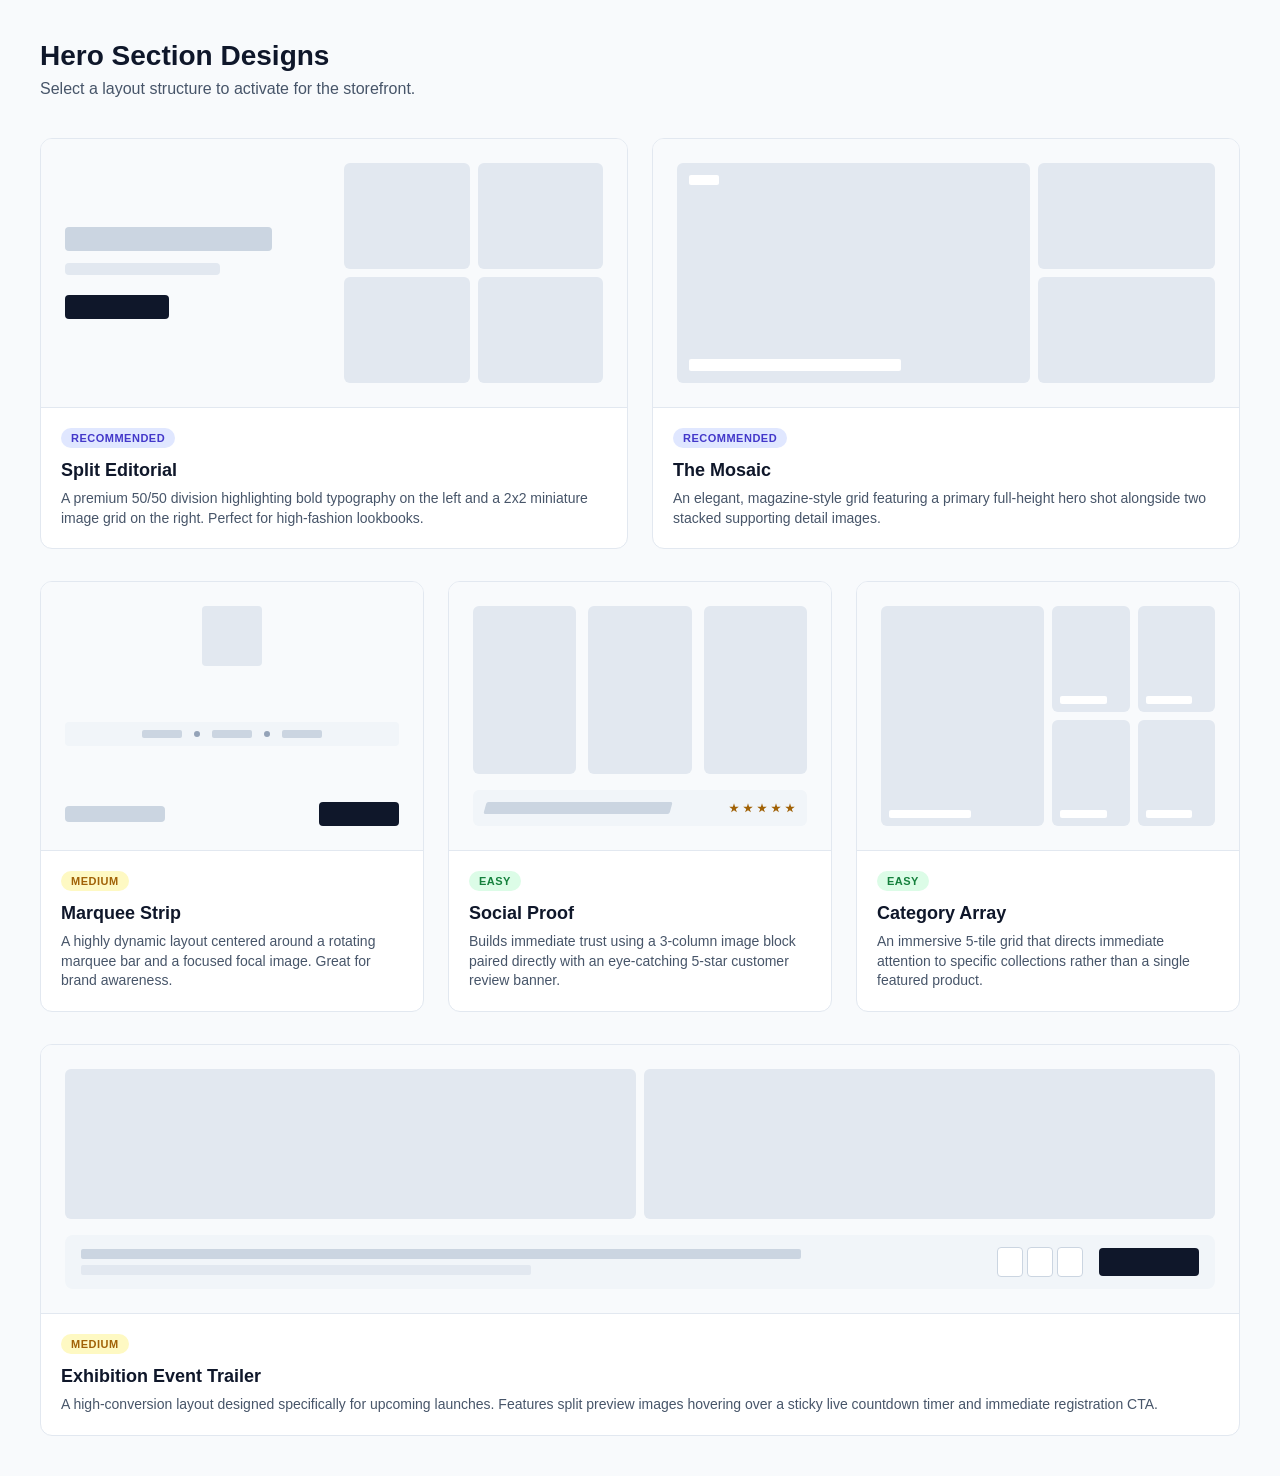
<file: hero-design-options.html>
<!DOCTYPE html>
<html lang="en">
<head>
<meta charset="UTF-8">
<meta name="viewport" content="width=device-width, initial-scale=1.0">
<title>Hero Section Design Options</title>
<style>
:root {
  --font-sans: -apple-system, BlinkMacSystemFont, "Segoe UI", Roboto, sans-serif;
  --font-voice: Georgia, serif;
  --border: #e2e8f0;
  --border-strong: #cbd5e1;
  --border-accent: #6366f1;
  --surface-0: #ffffff;
  --surface-1: #f8fafc;
  --surface-2: #f1f5f9;
  --text-primary: #0f172a;
  --text-secondary: #475569;
  --text-muted: #94a3b8;
  --bg-accent: #e0e7ff;
  --text-accent: #4338ca;
  --bg-success: #dcfce7;
  --text-success: #15803d;
  --bg-warning: #fef9c3;
  --text-warning: #a16207;
}

body {
  margin: 0;
  padding: 40px 20px;
  background-color: var(--surface-1);
  font-family: var(--font-sans);
  color: var(--text-primary);
}

.dashboard-container {
  max-width: 1200px;
  margin: 0 auto;
  display: flex;
  flex-direction: column;
  gap: 32px;
}

.dashboard-header {
  margin-bottom: 8px;
}
.dashboard-header h1 {
  margin: 0 0 8px 0;
  font-size: 28px;
  font-weight: 700;
}
.dashboard-header p {
  margin: 0;
  color: var(--text-secondary);
  font-size: 16px;
}

/* Grid Layouts */
.grid-primary {
  display: grid;
  grid-template-columns: 1fr 1fr;
  gap: 24px;
}

.grid-secondary {
  display: grid;
  grid-template-columns: 1fr 1fr 1fr;
  gap: 24px;
}

.grid-standalone {
  display: grid;
  grid-template-columns: 1fr;
  gap: 24px;
}

@media (max-width: 900px) {
  .grid-primary, .grid-secondary {
    grid-template-columns: 1fr;
  }
}

/* Card Styling */
.choice-card {
  background-color: var(--surface-0);
  border: 1px solid var(--border);
  border-radius: 12px;
  overflow: hidden;
  cursor: pointer;
  transition: all 0.2s ease-in-out;
  display: flex;
  flex-direction: column;
}

.choice-card:hover {
  border-color: var(--border-accent);
  box-shadow: 0 10px 25px -5px rgba(0, 0, 0, 0.05), 0 8px 10px -6px rgba(0, 0, 0, 0.01);
  transform: translateY(-2px);
}

.preview-card {
  height: 220px;
  background-color: var(--surface-1);
  border-bottom: 1px solid var(--border);
  padding: 24px;
  display: flex;
  align-items: center;
  justify-content: center;
  position: relative;
}

.metadata-card {
  padding: 20px;
}

.metadata-header {
  display: flex;
  justify-content: flex-start;
  margin-bottom: 12px;
}

.badge {
  font-size: 11px;
  font-weight: 600;
  text-transform: uppercase;
  letter-spacing: 0.5px;
  padding: 4px 10px;
  border-radius: 99px;
}

.badge-accent {
  background-color: var(--bg-accent);
  color: var(--text-accent);
}

.badge-success {
  background-color: var(--bg-success);
  color: var(--text-success);
}

.badge-warning {
  background-color: var(--bg-warning);
  color: var(--text-warning);
}

.metadata-title {
  margin: 0 0 8px 0;
  font-size: 18px;
  font-weight: 600;
}

.metadata-desc {
  margin: 0;
  font-size: 14px;
  color: var(--text-secondary);
  line-height: 1.4;
}

/* =========================================
   MOCKUP LAYOUTS
   ========================================= */

/* 1. Lookbook Grid */
.mockup-lookbook {
  display: grid;
  grid-template-columns: 2fr 1fr;
  gap: 8px;
  width: 100%;
  height: 100%;
}
.lookbook-left {
  background-color: var(--border);
  border-radius: 6px;
  position: relative;
  overflow: hidden;
}
.lookbook-badge {
  position: absolute;
  top: 12px;
  left: 12px;
  width: 30px;
  height: 10px;
  background-color: var(--surface-0);
  border-radius: 2px;
}
.lookbook-text {
  position: absolute;
  bottom: 12px;
  left: 12px;
  width: 60%;
  height: 12px;
  background-color: var(--surface-0);
  border-radius: 2px;
}
.lookbook-right {
  display: flex;
  flex-direction: column;
  gap: 8px;
}
.lookbook-right > div {
  background-color: var(--border);
  border-radius: 6px;
  flex: 1;
}

/* 2. Split Layout */
.mockup-split {
  display: grid;
  grid-template-columns: 1fr 1fr;
  gap: 20px;
  width: 100%;
  height: 100%;
  align-items: center;
}
.split-left {
  display: flex;
  flex-direction: column;
  gap: 12px;
}
.split-title {
  width: 80%;
  height: 24px;
  background-color: var(--border-strong);
  border-radius: 4px;
}
.split-subtitle {
  width: 60%;
  height: 12px;
  background-color: var(--border);
  border-radius: 4px;
}
.split-cta {
  width: 40%;
  height: 24px;
  background-color: var(--text-primary);
  border-radius: 4px;
  margin-top: 8px;
}
.split-right {
  display: grid;
  grid-template-columns: 1fr 1fr;
  grid-template-rows: 1fr 1fr;
  gap: 8px;
  height: 100%;
}
.split-right > div {
  background-color: var(--border);
  border-radius: 6px;
}

/* 3. Marquee Strip */
.mockup-marquee {
  display: flex;
  flex-direction: column;
  justify-content: space-between;
  width: 100%;
  height: 100%;
}
.marquee-top {
  display: flex;
  justify-content: center;
}
.marquee-square {
  width: 60px;
  height: 60px;
  background-color: var(--border);
  border-radius: 4px;
}
.marquee-middle {
  display: flex;
  align-items: center;
  justify-content: center;
  gap: 12px;
  height: 24px;
  background-color: var(--surface-2);
  border-radius: 4px;
}
.marquee-item {
  width: 40px;
  height: 8px;
  background-color: var(--border-strong);
  border-radius: 2px;
}
.marquee-dot {
  width: 6px;
  height: 6px;
  background-color: var(--text-muted);
  border-radius: 50%;
}
.marquee-bottom {
  display: flex;
  justify-content: space-between;
  align-items: center;
}
.marquee-title {
  width: 100px;
  height: 16px;
  background-color: var(--border-strong);
  border-radius: 4px;
}
.marquee-action {
  width: 80px;
  height: 24px;
  background-color: var(--text-primary);
  border-radius: 4px;
}

/* 4. Social Proof Strip */
.mockup-social {
  display: flex;
  flex-direction: column;
  gap: 16px;
  width: 100%;
  height: 100%;
}
.social-top {
  display: grid;
  grid-template-columns: 1fr 1fr 1fr;
  gap: 12px;
  flex: 1;
}
.social-col {
  background-color: var(--border);
  border-radius: 6px;
}
.social-bottom {
  display: flex;
  justify-content: space-between;
  align-items: center;
  background-color: var(--surface-2);
  padding: 12px;
  border-radius: 6px;
}
.social-quote {
  width: 60%;
  height: 12px;
  background-color: var(--border-strong);
  border-radius: 2px;
  transform: skewX(-15deg); /* Italicized placeholder */
}
.social-stars {
  display: flex;
  gap: 4px;
}
.star {
  width: 10px;
  height: 10px;
  background-color: var(--text-warning);
  clip-path: polygon(50% 0%, 61% 35%, 98% 35%, 68% 57%, 79% 91%, 50% 70%, 21% 91%, 32% 57%, 2% 35%, 39% 35%);
}

/* 5. Category Tiles */
.mockup-categories {
  display: grid;
  grid-template-columns: repeat(4, 1fr);
  grid-template-rows: 1fr 1fr;
  gap: 8px;
  width: 100%;
  height: 100%;
}
.cat-tile {
  background-color: var(--border);
  border-radius: 6px;
  position: relative;
}
.cat-large {
  grid-column: span 2;
  grid-row: span 2;
}
.cat-text {
  position: absolute;
  bottom: 8px;
  left: 8px;
  height: 8px;
  background-color: var(--surface-0);
  border-radius: 2px;
}
.cat-large .cat-text { width: 50%; }
.cat-tile:not(.cat-large) .cat-text { width: 60%; }

/* 6. Exhibition Event */
.mockup-exhibition {
  display: flex;
  flex-direction: column;
  gap: 16px;
  width: 100%;
  height: 100%;
}
.exhib-top {
  display: flex;
  gap: 8px;
  flex: 1;
}
.exhib-half {
  flex: 1;
  background-color: var(--border);
  border-radius: 6px;
}
.exhib-bottom {
  display: flex;
  align-items: center;
  justify-content: space-between;
  background-color: var(--surface-2);
  padding: 12px 16px;
  border-radius: 8px;
  gap: 16px;
}
.exhib-info {
  display: flex;
  flex-direction: column;
  gap: 6px;
  flex: 1;
}
.exhib-data {
  height: 10px;
  background-color: var(--border-strong);
  border-radius: 2px;
}
.exhib-data:first-child { width: 80%; }
.exhib-data:last-child { width: 50%; background-color: var(--border); }
.exhib-timer {
  display: flex;
  gap: 4px;
}
.timer-box {
  width: 24px;
  height: 28px;
  background-color: var(--surface-0);
  border: 1px solid var(--border-strong);
  border-radius: 4px;
}
.exhib-action {
  width: 100px;
  height: 28px;
  background-color: var(--text-primary);
  border-radius: 4px;
}

</style>
<script>
  function sendPrompt(layoutName) {
    console.log("Triggered layout:", layoutName);
    alert("You selected the '" + layoutName + "' design option.");
  }
</script>
</head>
<body>

<div class="dashboard-container">
  
  <div class="dashboard-header">
    <h1>Hero Section Designs</h1>
    <p>Select a layout structure to activate for the storefront.</p>
  </div>

  <!-- Primary Section (2 Columns) -->
  <section class="grid-primary">
    
    <!-- Split Layout -->
    <div class="choice-card" onclick="sendPrompt('Split Layout: 50/50 division with left typography and right 2x2 grid')">
      <div class="preview-card">
        <div class="mockup-split">
          <div class="split-left">
            <div class="split-title"></div>
            <div class="split-subtitle"></div>
            <div class="split-cta"></div>
          </div>
          <div class="split-right">
            <div></div><div></div><div></div><div></div>
          </div>
        </div>
      </div>
      <div class="metadata-card">
        <div class="metadata-header">
          <span class="badge badge-accent">Recommended</span>
        </div>
        <h3 class="metadata-title">Split Editorial</h3>
        <p class="metadata-desc">A premium 50/50 division highlighting bold typography on the left and a 2x2 miniature image grid on the right. Perfect for high-fashion lookbooks.</p>
      </div>
    </div>

    <!-- Lookbook Grid -->
    <div class="choice-card" onclick="sendPrompt('Lookbook Grid: Mosaic with main left column and 2 stacked right columns')">
      <div class="preview-card">
        <div class="mockup-lookbook">
          <div class="lookbook-left">
            <div class="lookbook-badge"></div>
            <div class="lookbook-text"></div>
          </div>
          <div class="lookbook-right">
            <div></div>
            <div></div>
          </div>
        </div>
      </div>
      <div class="metadata-card">
        <div class="metadata-header">
          <span class="badge badge-accent">Recommended</span>
        </div>
        <h3 class="metadata-title">The Mosaic</h3>
        <p class="metadata-desc">An elegant, magazine-style grid featuring a primary full-height hero shot alongside two stacked supporting detail images.</p>
      </div>
    </div>

  </section>

  <!-- Secondary Section (3 Columns) -->
  <section class="grid-secondary">
    
    <!-- Marquee Strip -->
    <div class="choice-card" onclick="sendPrompt('Marquee Strip: Vertical stack with centered element and horizontal inline strip')">
      <div class="preview-card">
        <div class="mockup-marquee">
          <div class="marquee-top">
            <div class="marquee-square"></div>
          </div>
          <div class="marquee-middle">
            <div class="marquee-item"></div><div class="marquee-dot"></div>
            <div class="marquee-item"></div><div class="marquee-dot"></div>
            <div class="marquee-item"></div>
          </div>
          <div class="marquee-bottom">
            <div class="marquee-title"></div>
            <div class="marquee-action"></div>
          </div>
        </div>
      </div>
      <div class="metadata-card">
        <div class="metadata-header">
          <span class="badge badge-warning">Medium</span>
        </div>
        <h3 class="metadata-title">Marquee Strip</h3>
        <p class="metadata-desc">A highly dynamic layout centered around a rotating marquee bar and a focused focal image. Great for brand awareness.</p>
      </div>
    </div>

    <!-- Social Proof Strip -->
    <div class="choice-card" onclick="sendPrompt('Social Proof Strip: 3 equal horizontal columns with italicized quote and stars')">
      <div class="preview-card">
        <div class="mockup-social">
          <div class="social-top">
            <div class="social-col"></div>
            <div class="social-col"></div>
            <div class="social-col"></div>
          </div>
          <div class="social-bottom">
            <div class="social-quote"></div>
            <div class="social-stars">
              <div class="star"></div><div class="star"></div><div class="star"></div><div class="star"></div><div class="star"></div>
            </div>
          </div>
        </div>
      </div>
      <div class="metadata-card">
        <div class="metadata-header">
          <span class="badge badge-success">Easy</span>
        </div>
        <h3 class="metadata-title">Social Proof</h3>
        <p class="metadata-desc">Builds immediate trust using a 3-column image block paired directly with an eye-catching 5-star customer review banner.</p>
      </div>
    </div>

    <!-- Category Tiles -->
    <div class="choice-card" onclick="sendPrompt('Category Tiles: 5-element tile array with large top-left span')">
      <div class="preview-card">
        <div class="mockup-categories">
          <div class="cat-tile cat-large"><div class="cat-text"></div></div>
          <div class="cat-tile"><div class="cat-text"></div></div>
          <div class="cat-tile"><div class="cat-text"></div></div>
          <div class="cat-tile"><div class="cat-text"></div></div>
          <div class="cat-tile"><div class="cat-text"></div></div>
        </div>
      </div>
      <div class="metadata-card">
        <div class="metadata-header">
          <span class="badge badge-success">Easy</span>
        </div>
        <h3 class="metadata-title">Category Array</h3>
        <p class="metadata-desc">An immersive 5-tile grid that directs immediate attention to specific collections rather than a single featured product.</p>
      </div>
    </div>

  </section>

  <!-- Standalone Section (1 Column) -->
  <section class="grid-standalone">
    
    <!-- Exhibition Event -->
    <div class="choice-card" onclick="sendPrompt('Exhibition Event: Split hero images over an event tracking row with live countdown')">
      <div class="preview-card">
        <div class="mockup-exhibition">
          <div class="exhib-top">
            <div class="exhib-half"></div>
            <div class="exhib-half"></div>
          </div>
          <div class="exhib-bottom">
            <div class="exhib-info">
              <div class="exhib-data"></div>
              <div class="exhib-data"></div>
            </div>
            <div class="exhib-timer">
              <div class="timer-box"></div>
              <div class="timer-box"></div>
              <div class="timer-box"></div>
            </div>
            <div class="exhib-action"></div>
          </div>
        </div>
      </div>
      <div class="metadata-card">
        <div class="metadata-header">
          <span class="badge badge-warning">Medium</span>
        </div>
        <h3 class="metadata-title">Exhibition Event Trailer</h3>
        <p class="metadata-desc">A high-conversion layout designed specifically for upcoming launches. Features split preview images hovering over a sticky live countdown timer and immediate registration CTA.</p>
      </div>
    </div>

  </section>

</div>

</body>
</html>
</file>
